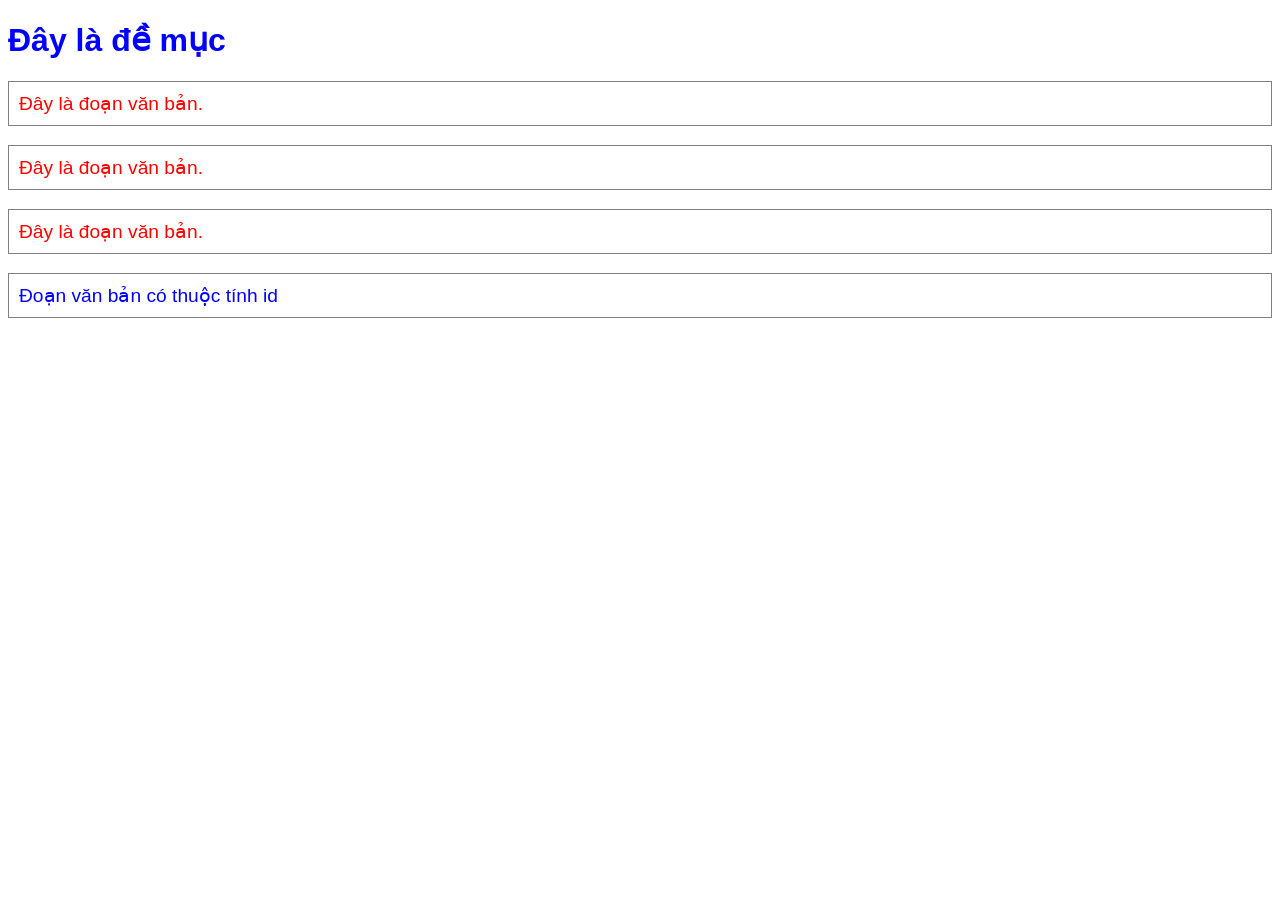
<file: index.html>
<!DOCTYPE html>
<html lang="en">
<head>
    <meta charset="UTF-8">
    <title>Sử dụng các thuộc tính CSS</title>
    <style>
        /* CSS cho thẻ h1 */
        h1 {
            color: blue;
            font-family: Tahoma, sans-serif;
            font-size: 200%;
        }

        /* CSS chung cho thẻ p */
        p {
            color: red;
            font-family: Arial, sans-serif;
            font-size: 120%;
            border: 1px solid grey;
            padding: 10px;
        }

        /* CSS riêng cho thẻ có id="element1" */
        #element1 {
            color: blue;
        }
    </style>
</head>
<body>

<h1>Đây là đề mục</h1>

<p>Đây là đoạn văn bản.</p>
<p>Đây là đoạn văn bản.</p>
<p>Đây là đoạn văn bản.</p>
<p id="element1">Đoạn văn bản có thuộc tính id</p>

</body>
</html>
</file>
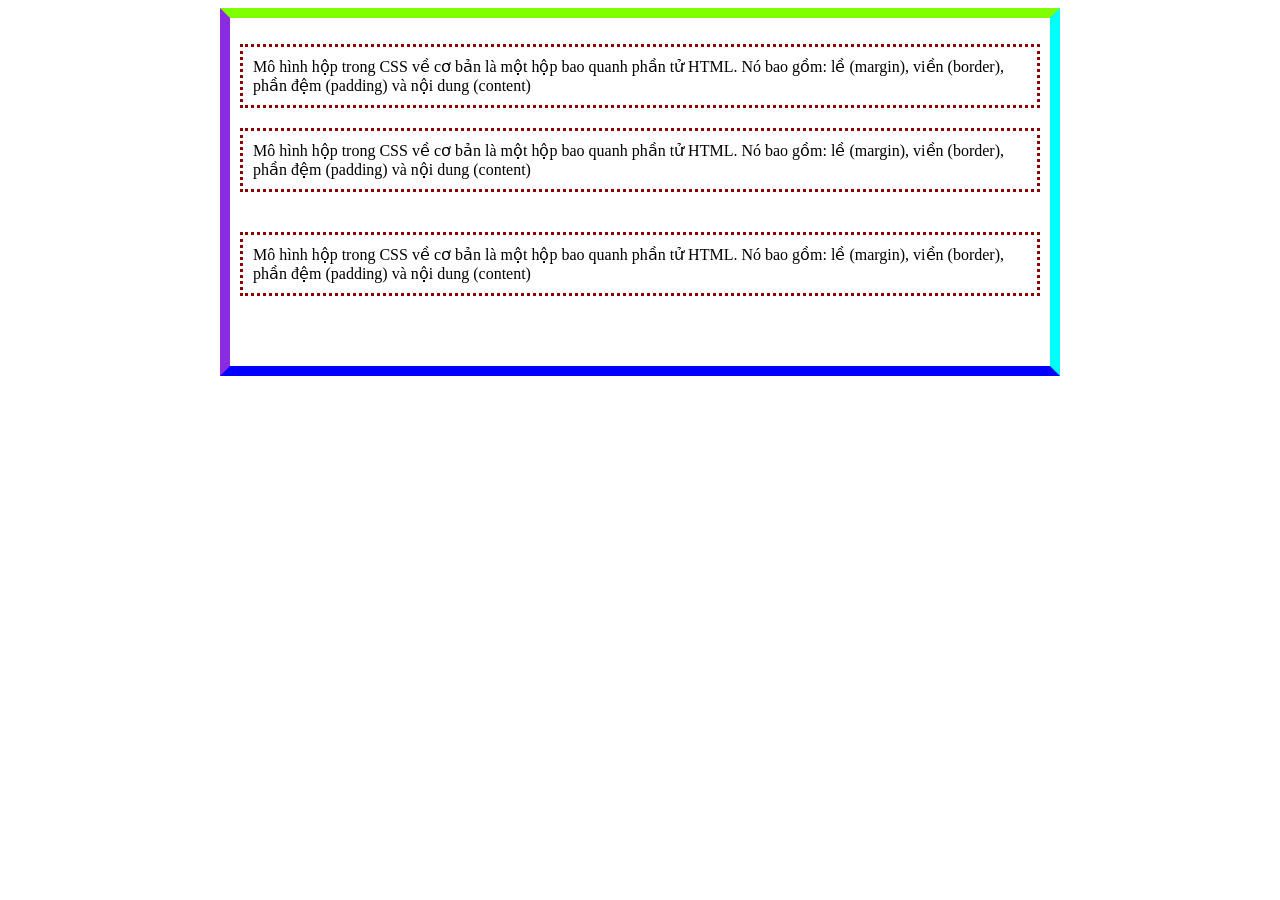
<file: box-model/index.html>
<!DOCTYPE html>
<html lang="en">
<head>
    <meta charset="UTF-8">
    <title>Sử dụng Boxmodel</title>
    <style>
        /* Bước 2: Định dạng hiển thị của thẻ div */
        .boxmodel {
            margin: 0 auto;
            width: 800px;
            border: 10px;
            padding: 10px;
            border-color: chartreuse aqua blue blueviolet;
            border-style: solid;
        }

        /* Bước 3: Định dạng chung cho tất cả các thẻ p bên trong .boxmodel */
        .boxmodel p {
            border: 3px dotted darkred;
            padding: 10px;
        }

        /* Bước 4: Định dạng khoảng cách lề dưới cho từng thẻ p */
        #boxmodel1 {
            margin-bottom: 20px;
        }

        #boxmodel2 {
            margin-bottom: 40px;
        }

        #boxmodel3 {
            margin-bottom: 60px;
        }
    </style>
</head>
<body>

    <div class="boxmodel">
        <p id="boxmodel1">
            Mô hình hộp trong CSS về cơ bản là một hộp bao quanh phần tử HTML.
            Nó bao gồm: lề (margin), viền (border), phần đệm (padding) và nội dung (content)
        </p>
        <p id="boxmodel2">
            Mô hình hộp trong CSS về cơ bản là một hộp bao quanh phần tử HTML.
            Nó bao gồm: lề (margin), viền (border), phần đệm (padding) và nội dung (content)
        </p>
        <p id="boxmodel3">
            Mô hình hộp trong CSS về cơ bản là một hộp bao quanh phần tử HTML.
            Nó bao gồm: lề (margin), viền (border), phần đệm (padding) và nội dung (content)
        </p>
    </div>

</body>
</html>
</file>
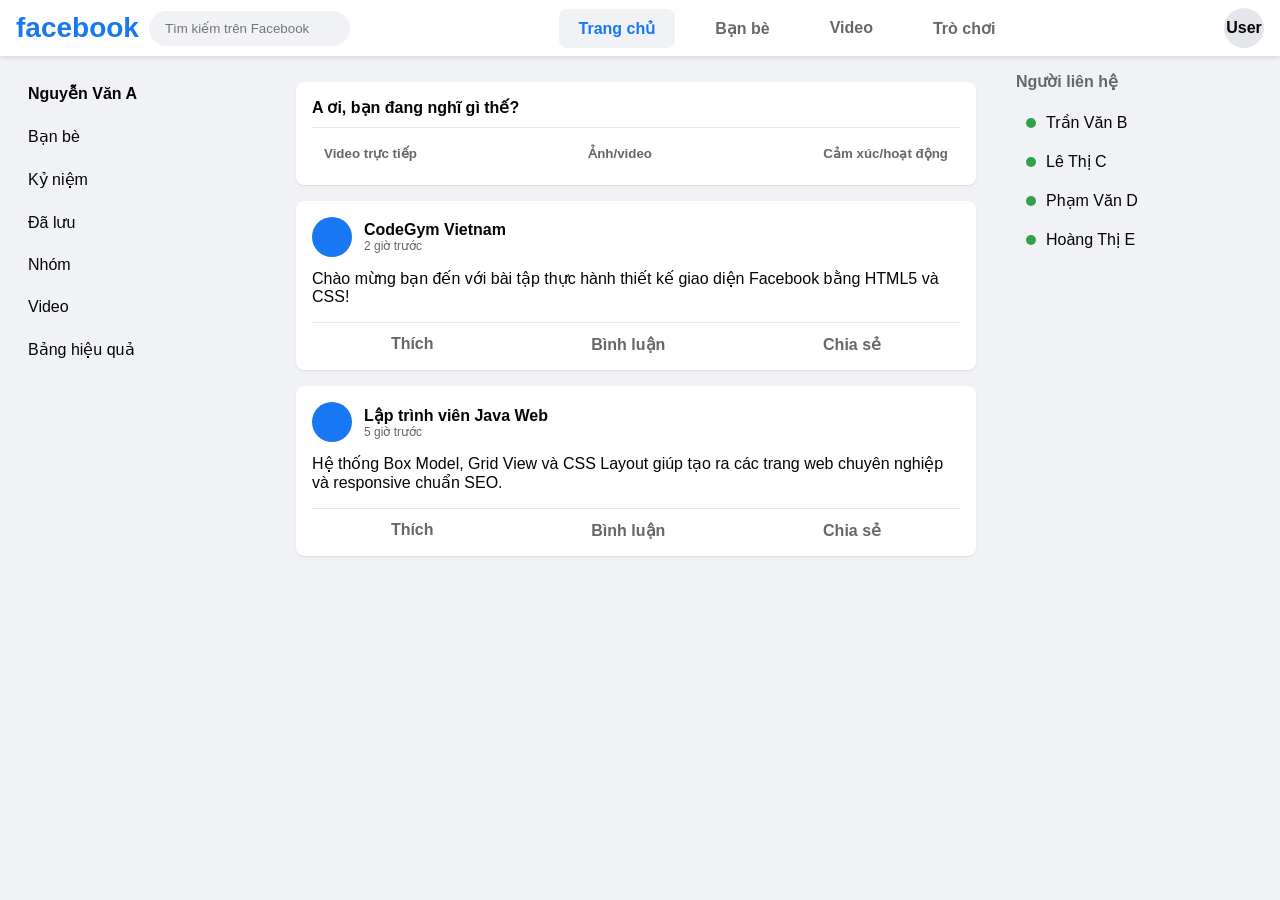
<file: facebook/index.html>
<!DOCTYPE html>
<html lang="vi">
<head>
    <meta charset="UTF-8">
    <meta name="viewport" content="width=device-width, initial-scale=1.0">
    <title>Facebook - Trang chủ giản lược</title>
    <link rel="stylesheet" href="styles.css">
</head>
<body>

    <!-- 1. Fixed Header ở trên cùng -->
    <header class="header">
        <div class="header-left">
            <h1 class="logo">facebook</h1>
            <input type="text" class="search-bar" placeholder="Tìm kiếm trên Facebook">
        </div>

        <nav class="header-center">
            <a href="#" class="nav-item active">Trang chủ</a>
            <a href="#" class="nav-item">Bạn bè</a>
            <a href="#" class="nav-item">Video</a>
            <a href="#" class="nav-item">Trò chơi</a>
        </nav>

        <div class="header-right">
            <div class="profile-thumb">User</div>
        </div>
    </header>

    <!-- Khối chứa toàn bộ giao diện phía dưới Header -->
    <div class="main-container">

        <!-- 2. Left Sidebar (Fixed hoặc cố định góc trái) -->
        <aside class="sidebar-left">
            <ul class="menu-list">
                <li class="menu-item"><strong>Nguyễn Văn A</strong></li>
                <li class="menu-item">Bạn bè</li>
                <li class="menu-item">Kỷ niệm</li>
                <li class="menu-item">Đã lưu</li>
                <li class="menu-item">Nhóm</li>
                <li class="menu-item">Video</li>
                <li class="menu-item">Bảng hiệu quả</li>
            </ul>
        </aside>

        <!-- 3. Phần Nội dung chính (Main Feed ở giữa) -->
        <main class="main-content">
            
            <!-- Tạo bài viết -->
            <div class="card create-post">
                <p><strong>A ơi, bạn đang nghĩ gì thế?</strong></p>
                <hr style="margin: 10px 0; border: 0; border-top: 1px solid #e4e6eb;">
                <div class="post-actions">
                    <button>Video trực tiếp</button>
                    <button>Ảnh/video</button>
                    <button>Cảm xúc/hoạt động</button>
                </div>
            </div>

            <!-- Bài viết 1 -->
            <div class="card post">
                <div class="post-header">
                    <div class="avatar"></div>
                    <div>
                        <strong>CodeGym Vietnam</strong>
                        <div class="post-time">2 giờ trước</div>
                    </div>
                </div>
                <div class="post-body">
                    Chào mừng bạn đến với bài tập thực hành thiết kế giao diện Facebook bằng HTML5 và CSS!
                </div>
                <div class="post-footer">
                    <span>Thích</span>
                    <span>Bình luận</span>
                    <span>Chia sẻ</span>
                </div>
            </div>

            <!-- Bài viết 2 -->
            <div class="card post">
                <div class="post-header">
                    <div class="avatar"></div>
                    <div>
                        <strong>Lập trình viên Java Web</strong>
                        <div class="post-time">5 giờ trước</div>
                    </div>
                </div>
                <div class="post-body">
                    Hệ thống Box Model, Grid View và CSS Layout giúp tạo ra các trang web chuyên nghiệp và responsive chuẩn SEO.
                </div>
                <div class="post-footer">
                    <span>Thích</span>
                    <span>Bình luận</span>
                    <span>Chia sẻ</span>
                </div>
            </div>

        </main>

        <!-- 4. Right Sidebar (Góc phải) -->
        <aside class="sidebar-right">
            <h3>Người liên hệ</h3>
            <ul class="contact-list">
                <li class="contact-item"><span class="status-dot"></span>Trần Văn B</li>
                <li class="contact-item"><span class="status-dot"></span>Lê Thị C</li>
                <li class="contact-item"><span class="status-dot"></span>Phạm Văn D</li>
                <li class="contact-item"><span class="status-dot"></span>Hoàng Thị E</li>
            </ul>
        </aside>

    </div>

</body>
</html>
</file>
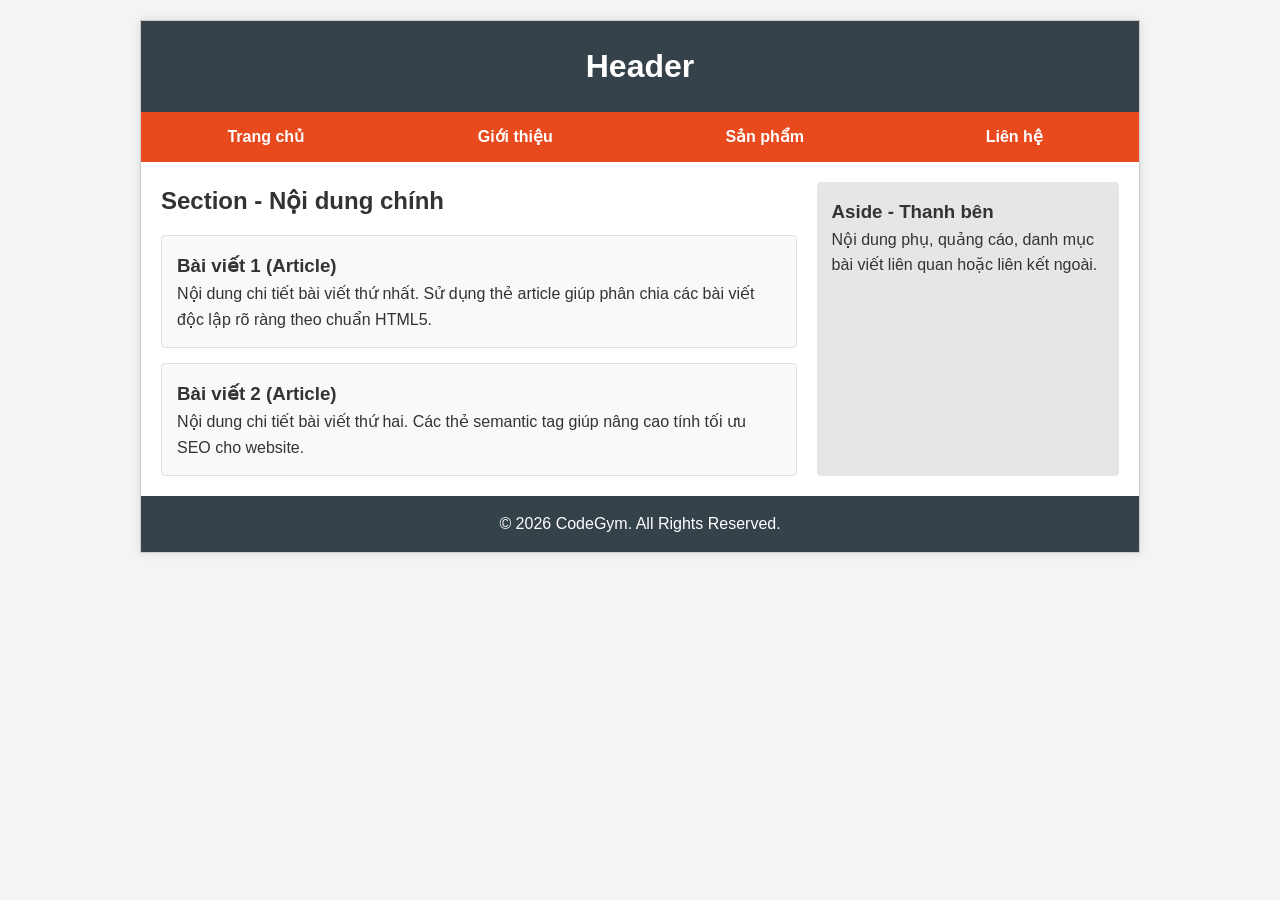
<file: html5-css-layout/index.html>
<!DOCTYPE html>
<html lang="vi">
<head>
    <meta charset="UTF-8">
    <meta name="viewport" content="width=device-width, initial-scale=1.0">
    <title>Layout trang web sử dụng HTML5 & CSS</title>
    <link rel="stylesheet" href="styles.css">
</head>
<body>

    <div class="container">
        <!-- Header -->
        <header>
            <h1>Header</h1>
        </header>

        <!-- Thanh điều hướng (Nav) -->
        <nav>
            <ul>
                <li><a href="#">Trang chủ</a></li>
                <li><a href="#">Giới thiệu</a></li>
                <li><a href="#">Sản phẩm</a></li>
                <li><a href="#">Liên hệ</a></li>
            </ul>
        </nav>

        <!-- Khối chứa nội dung chính và sidebar -->
        <div class="content-wrapper">
            <!-- Khu vực nội dung chính -->
            <section class="main-content">
                <h2>Section - Nội dung chính</h2>
                <article>
                    <h3>Bài viết 1 (Article)</h3>
                    <p>Nội dung chi tiết bài viết thứ nhất. Sử dụng thẻ article giúp phân chia các bài viết độc lập rõ ràng theo chuẩn HTML5.</p>
                </article>
                <article>
                    <h3>Bài viết 2 (Article)</h3>
                    <p>Nội dung chi tiết bài viết thứ hai. Các thẻ semantic tag giúp nâng cao tính tối ưu SEO cho website.</p>
                </article>
            </section>

            <!-- Thanh bên (Aside) -->
            <aside class="sidebar">
                <h3>Aside - Thanh bên</h3>
                <p>Nội dung phụ, quảng cáo, danh mục bài viết liên quan hoặc liên kết ngoài.</p>
            </aside>
        </div>

        <!-- Chân trang (Footer) -->
        <footer>
            <p>&copy; 2026 CodeGym. All Rights Reserved.</p>
        </footer>
    </div>

</body>
</html>
</file>
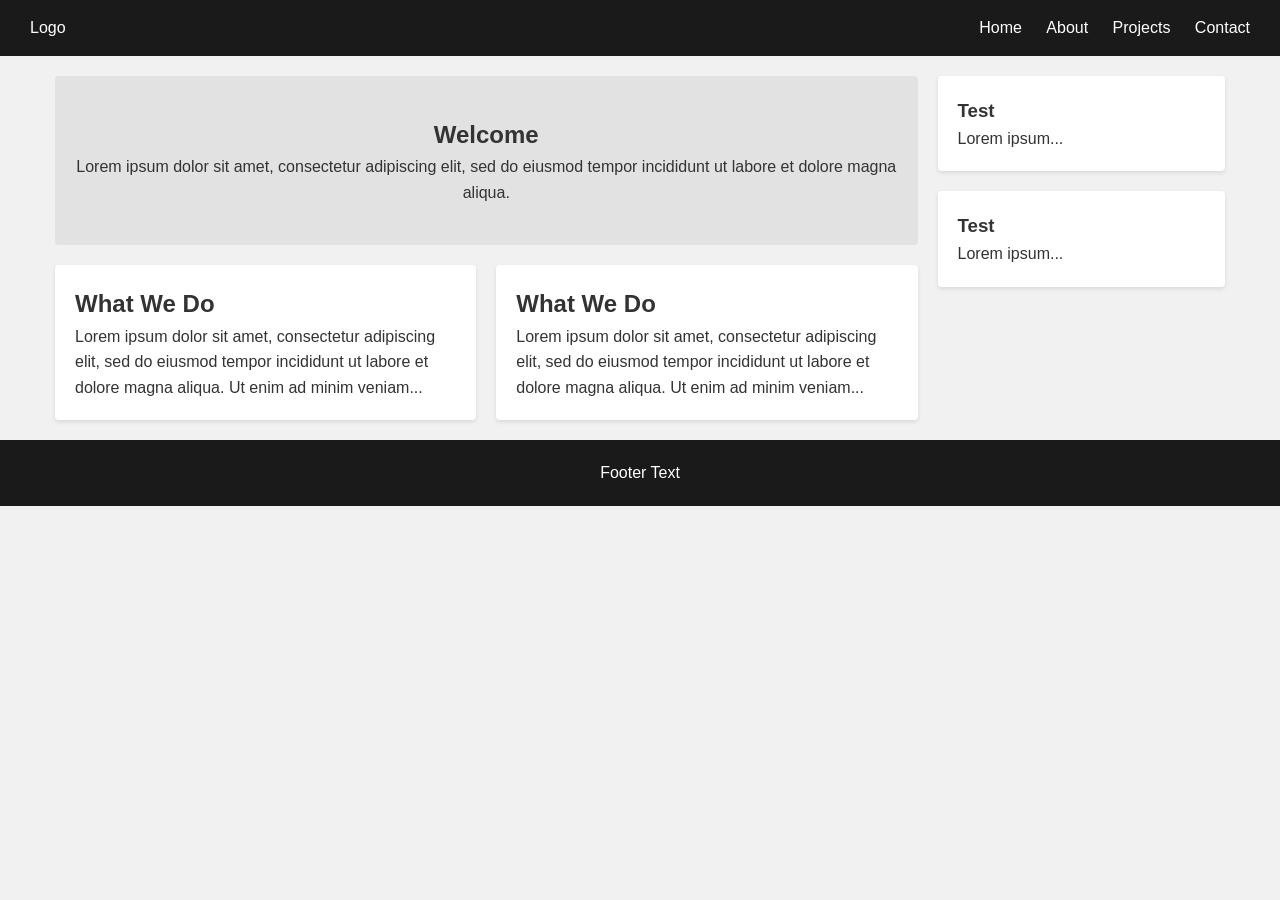
<file: layout-voi-rwd/index.html>
<!DOCTYPE html>
<html lang="vi">
<head>
    <meta charset="UTF-8">
    <meta name="viewport" content="width=device-width, initial-scale=1.0">
    <title>Bài tập Tạo layout với RWD</title>
    <link rel="stylesheet" href="styles.css">
</head>
<body>

    <!-- Header Navigation -->
    <header class="navbar">
        <div class="logo">Logo</div>
        <nav class="nav-links">
            <a href="#">Home</a>
            <a href="#">About</a>
            <a href="#">Projects</a>
            <a href="#">Contact</a>
        </nav>
    </header>

    <!-- Main Container -->
    <div class="container">
        
        <!-- Nội dung chính (Cột trái) -->
        <main class="main-content">
            <section class="banner">
                <h1>Welcome</h1>
                <p>Lorem ipsum dolor sit amet, consectetur adipiscing elit, sed do eiusmod tempor incididunt ut labore et dolore magna aliqua.</p>
            </section>

            <section class="posts-grid">
                <article class="post-card">
                    <h2>What We Do</h2>
                    <p>Lorem ipsum dolor sit amet, consectetur adipiscing elit, sed do eiusmod tempor incididunt ut labore et dolore magna aliqua. Ut enim ad minim veniam...</p>
                </article>
                <article class="post-card">
                    <h2>What We Do</h2>
                    <p>Lorem ipsum dolor sit amet, consectetur adipiscing elit, sed do eiusmod tempor incididunt ut labore et dolore magna aliqua. Ut enim ad minim veniam...</p>
                </article>
            </section>
        </main>

        <!-- Sidebar (Cột phải) -->
        <aside class="sidebar">
            <div class="side-card">
                <h3>Test</h3>
                <p>Lorem ipsum...</p>
            </div>
            <div class="side-card">
                <h3>Test</h3>
                <p>Lorem ipsum...</p>
            </div>
        </aside>

    </div>

    <!-- Footer -->
    <footer class="footer">
        <p>Footer Text</p>
    </footer>

</body>
</html>
</file>
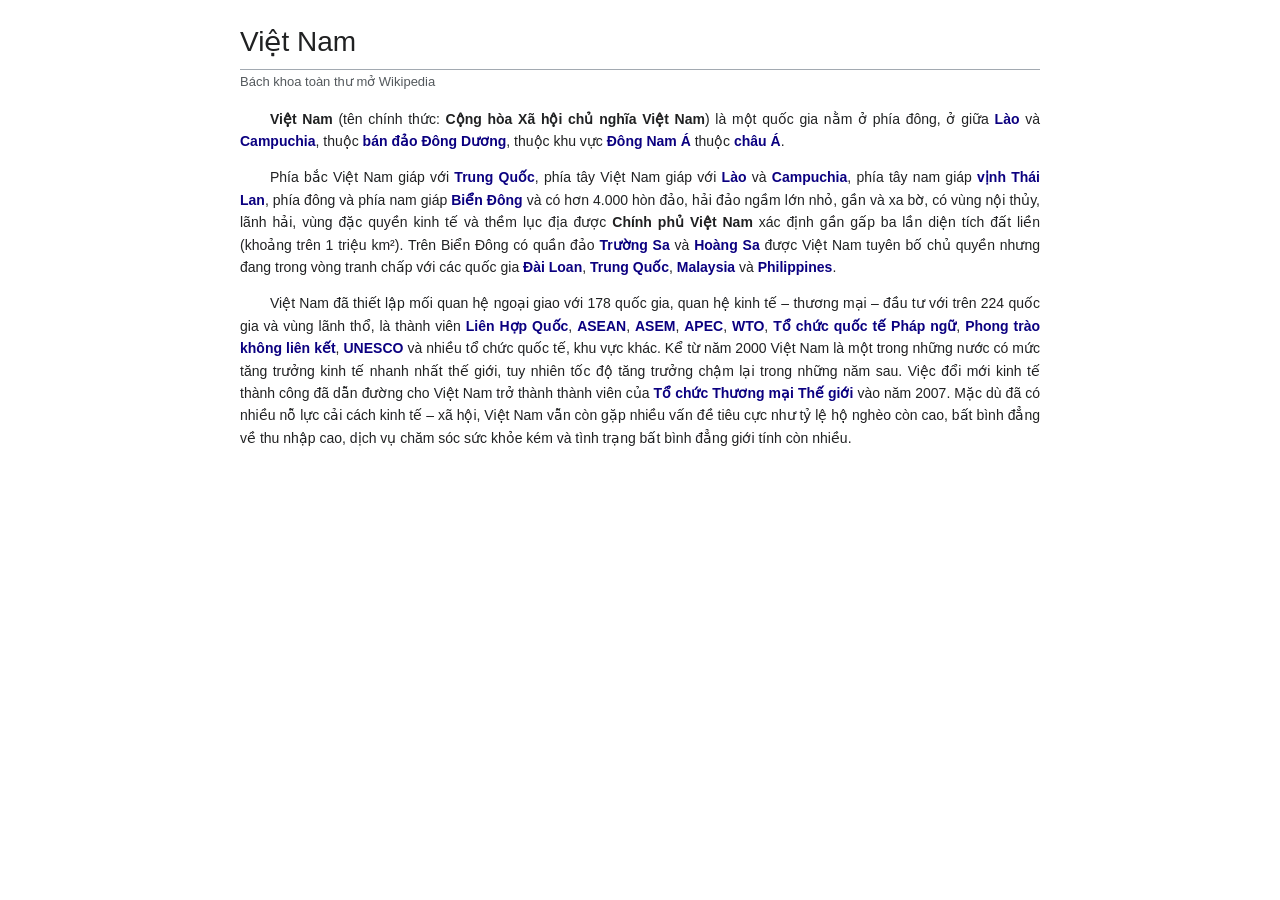
<file: vietnam_article.html>
<!DOCTYPE html>
<html lang="vi">
<head>
    <meta charset="UTF-8">
    <title>Việt Nam - Bách khoa toàn thư mở Wikipedia</title>
    <style>
        body {
            font-family: Arial, Helvetica, sans-serif;
            line-height: 1.6;
            color: #202122;
            max-width: 800px;
            margin: 20px auto;
            padding: 0 20px;
        }

        /* Tiêu đề chính h1 */
        h1 {
            font-size: 28px;
            font-weight: normal;
            margin-bottom: 2px;
            border-bottom: 1px solid #a2a9b1;
            padding-bottom: 4px;
        }

        /* Dòng phụ đề */
        .subtitle {
            font-size: 13px;
            color: #54595d;
            margin-top: 0;
            margin-bottom: 15px;
        }

        /* Định dạng các đoạn văn bản */
        p {
            text-align: justify; /* Căn đều 2 bên */
            text-indent: 30px;    /* Lùi đầu dòng */
            font-size: 14px;
            margin-bottom: 12px;
        }

        /* Các đường link / từ khóa màu xanh */
        a, .highlight {
            color: #0b0080;
            text-decoration: none;
            font-weight: bold;
        }

        /* In đậm các tên riêng / khái niệm trọng tâm */
        strong {
            font-weight: bold;
        }
    </style>
</head>
<body>

    <h1>Việt Nam</h1>
    <div class="subtitle">Bách khoa toàn thư mở Wikipedia</div>

    <p>
        <strong>Việt Nam</strong> (tên chính thức: <strong>Cộng hòa Xã hội chủ nghĩa Việt Nam</strong>) là một quốc gia nằm ở phía đông, ở giữa <span class="highlight">Lào</span> và <span class="highlight">Campuchia</span>, thuộc <span class="highlight">bán đảo Đông Dương</span>, thuộc khu vực <span class="highlight">Đông Nam Á</span> thuộc <span class="highlight">châu Á</span>.
    </p>

    <p>
        Phía bắc Việt Nam giáp với <span class="highlight">Trung Quốc</span>, phía tây Việt Nam giáp với <span class="highlight">Lào</span> và <span class="highlight">Campuchia</span>, phía tây nam giáp <span class="highlight">vịnh Thái Lan</span>, phía đông và phía nam giáp <span class="highlight">Biển Đông</span> và có hơn 4.000 hòn đảo, hải đảo ngầm lớn nhỏ, gần và xa bờ, có vùng nội thủy, lãnh hải, vùng đặc quyền kinh tế và thềm lục địa được <strong>Chính phủ Việt Nam</strong> xác định gần gấp ba lần diện tích đất liền (khoảng trên 1 triệu km²). Trên Biển Đông có quần đảo <span class="highlight">Trường Sa</span> và <span class="highlight">Hoàng Sa</span> được Việt Nam tuyên bố chủ quyền nhưng đang trong vòng tranh chấp với các quốc gia <span class="highlight">Đài Loan</span>, <span class="highlight">Trung Quốc</span>, <span class="highlight">Malaysia</span> và <span class="highlight">Philippines</span>.
    </p>

    <p>
        Việt Nam đã thiết lập mối quan hệ ngoại giao với 178 quốc gia, quan hệ kinh tế – thương mại – đầu tư với trên 224 quốc gia và vùng lãnh thổ, là thành viên <span class="highlight">Liên Hợp Quốc</span>, <span class="highlight">ASEAN</span>, <span class="highlight">ASEM</span>, <span class="highlight">APEC</span>, <span class="highlight">WTO</span>, <span class="highlight">Tổ chức quốc tế Pháp ngữ</span>, <span class="highlight">Phong trào không liên kết</span>, <span class="highlight">UNESCO</span> và nhiều tổ chức quốc tế, khu vực khác. Kể từ năm 2000 Việt Nam là một trong những nước có mức tăng trưởng kinh tế nhanh nhất thế giới, tuy nhiên tốc độ tăng trưởng chậm lại trong những năm sau. Việc đổi mới kinh tế thành công đã dẫn đường cho Việt Nam trở thành thành viên của <span class="highlight">Tổ chức Thương mại Thế giới</span> vào năm 2007. Mặc dù đã có nhiều nỗ lực cải cách kinh tế – xã hội, Việt Nam vẫn còn gặp nhiều vấn đề tiêu cực như tỷ lệ hộ nghèo còn cao, bất bình đẳng về thu nhập cao, dịch vụ chăm sóc sức khỏe kém và tình trạng bất bình đẳng giới tính còn nhiều.
    </p>

</body>
</html>
</file>
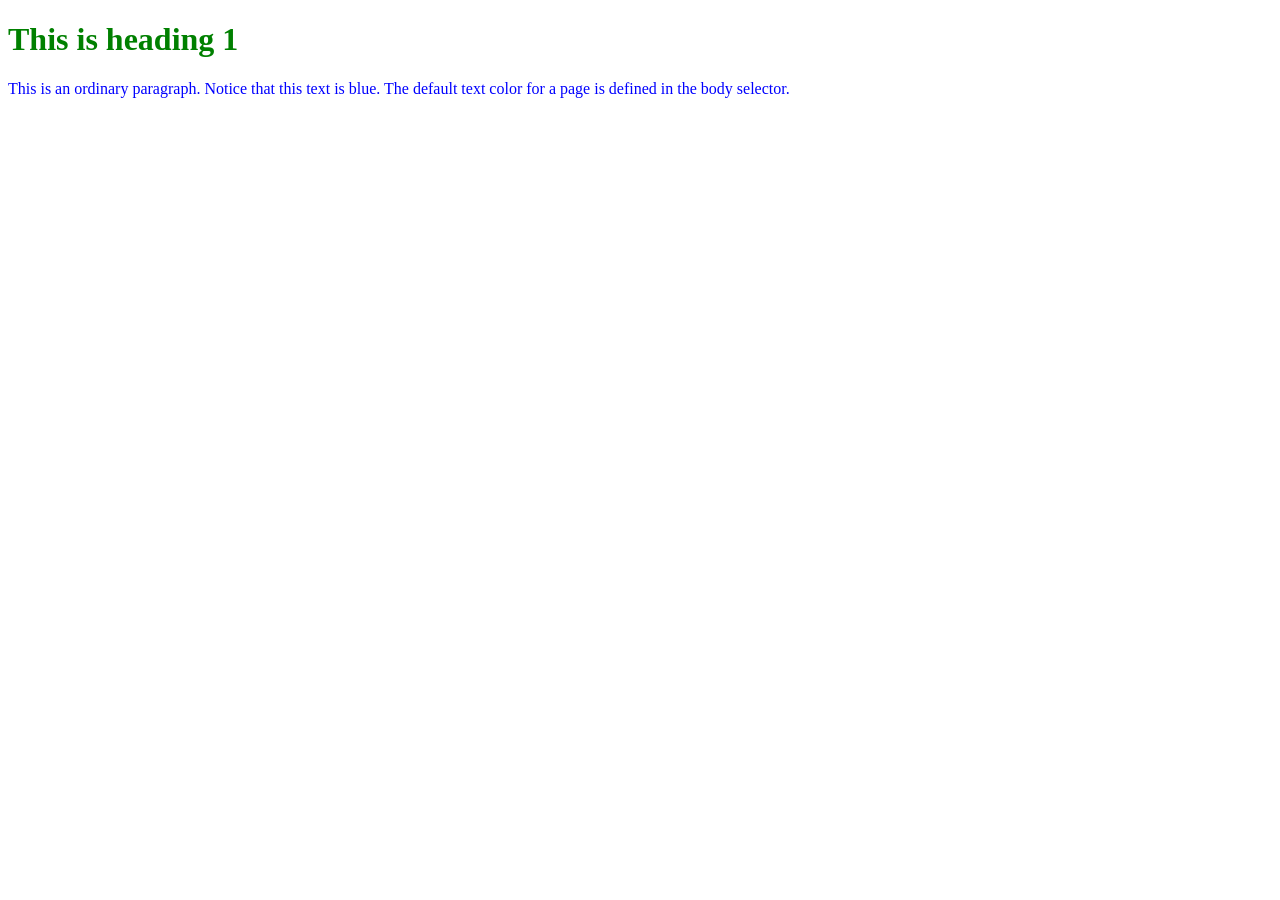
<file: my-css-practice/external.html>
<!DOCTYPE html>
<html lang="vi">
<head>
    <meta charset="UTF-8">
    <title>Phần 3 - External CSS</title>

    <!-- Nhúng file CSS bên ngoài bằng thẻ link -->
    <link rel="stylesheet" href="style.css">
</head>
<body>

    <h1>This is heading 1</h1>
    <p>
        This is an ordinary paragraph. Notice that this text is blue. The default text color for a page is defined in the body selector.
    </p>

</body>
</html>
</file>
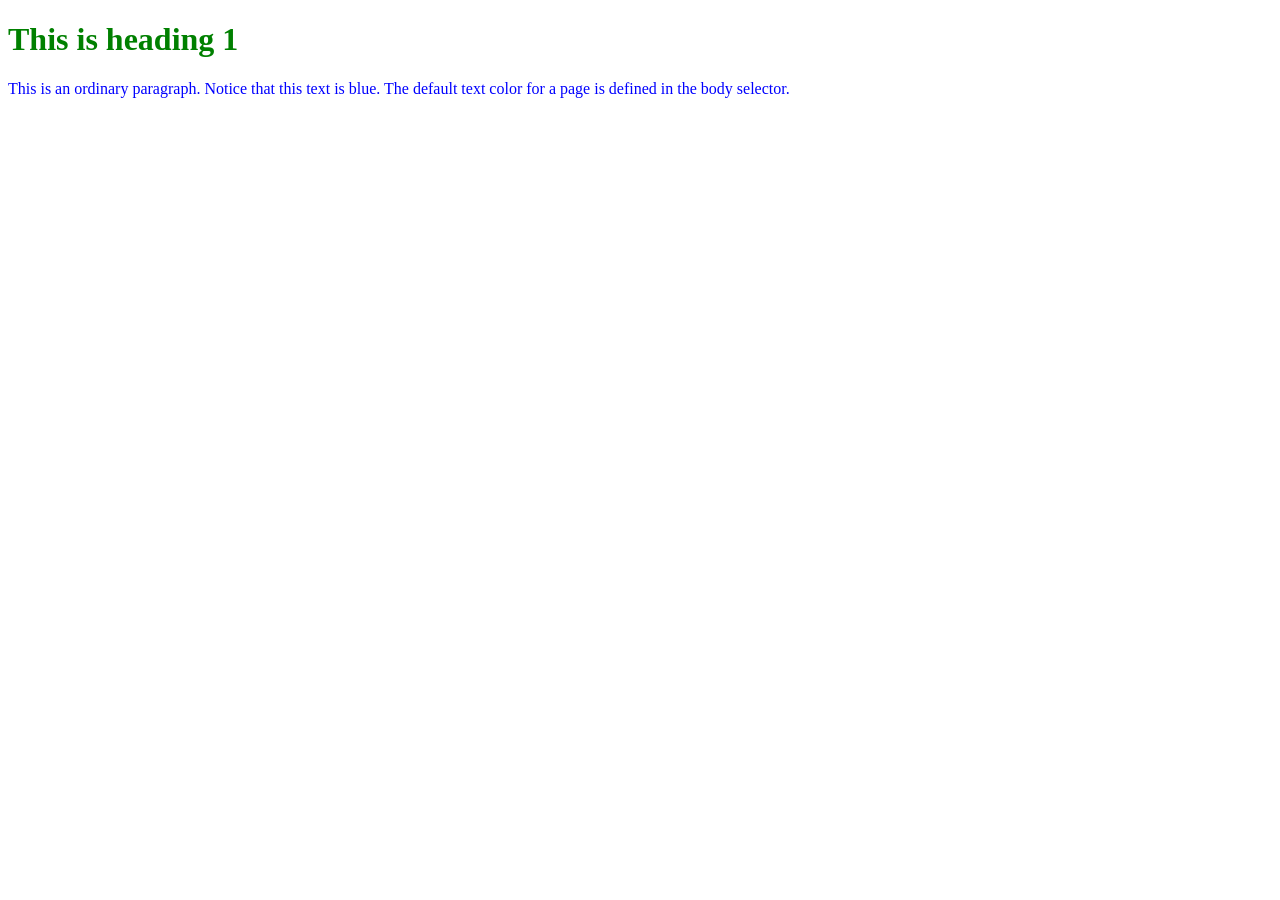
<file: my-css-practice/inline.html>
<!DOCTYPE html>
<html lang="vi">
<head>
    <meta charset="UTF-8">
    <title>Phần 1 - Inline CSS</title>
</head>
<body>

    <!-- Định dạng màu xanh lá (green) cho h1 và màu xanh dương (blue) cho p -->
    <h1 style="color: green;">This is heading 1</h1>
    
    <p style="color: blue;">
        This is an ordinary paragraph. Notice that this text is blue. The default text color for a page is defined in the body selector.
    </p>

</body>
</html>
</file>
<file: facebook/styles.css>
/* Reset CSS */
* {
    box-sizing: border-box;
    margin: 0;
    padding: 0;
}

body {
    font-family: Segoe UI, Helvetica, Arial, sans-serif;
    background-color: #f0f2f5;
    color: #050505;
}

/* 1. Fixed Header ở trên cùng */
.header {
    position: fixed;
    top: 0;
    left: 0;
    width: 100%;
    height: 56px;
    background-color: #ffffff;
    display: flex;
    justify-content: space-between;
    align-items: center;
    padding: 0 16px;
    box-shadow: 0 2px 4px rgba(0, 0, 0, 0.1);
    z-index: 1000;
}

.header-left {
    display: flex;
    align-items: center;
    gap: 10px;
}

.logo {
    color: #1877f2;
    font-size: 28px;
    font-weight: bold;
}

.search-bar {
    background-color: #f0f2f5;
    border: none;
    padding: 10px 16px;
    border-radius: 50px;
    outline: none;
}

.header-center {
    display: flex;
    gap: 20px;
}

.nav-item {
    text-decoration: none;
    color: #65676b;
    font-weight: 600;
    padding: 10px 20px;
    border-radius: 8px;
}

.nav-item.active, .nav-item:hover {
    color: #1877f2;
    background-color: #f0f2f5;
}

.header-right .profile-thumb {
    width: 40px;
    height: 40px;
    background-color: #e4e6eb;
    border-radius: 50%;
    display: flex;
    align-items: center;
    justify-content: center;
    font-weight: bold;
}

/* Container chính chứa 3 cột */
.main-container {
    display: flex;
    margin-top: 56px; /* Để không bị Header đè lên */
    padding: 16px;
}

/* 2. Left Sidebar (Fixed vị trí bên trái) */
.sidebar-left {
    width: 280px;
    position: fixed;
    top: 56px;
    left: 0;
    bottom: 0;
    padding: 16px;
    overflow-y: auto;
}

.menu-list {
    list-style: none;
}

.menu-item {
    padding: 12px;
    border-radius: 8px;
    cursor: pointer;
}

.menu-item:hover {
    background-color: #e4e6eb;
}

/* 3. Main Content (Cột giữa) */
.main-content {
    margin-left: 280px; /* Nhường chỗ cho Left Sidebar */
    margin-right: 280px; /* Nhường chỗ cho Right Sidebar */
    flex: 1;
    max-width: 680px;
    margin-top: 10px;
}

.card {
    background-color: #ffffff;
    border-radius: 8px;
    padding: 16px;
    margin-bottom: 16px;
    box-shadow: 0 1px 2px rgba(0, 0, 0, 0.1);
}

.create-post .post-actions {
    display: flex;
    justify-content: space-between;
}

.create-post button {
    border: none;
    background: transparent;
    padding: 8px 12px;
    border-radius: 6px;
    cursor: pointer;
    font-weight: 600;
    color: #65676b;
}

.create-post button:hover {
    background-color: #f0f2f5;
}

.post-header {
    display: flex;
    align-items: center;
    gap: 12px;
    margin-bottom: 12px;
}

.avatar {
    width: 40px;
    height: 40px;
    background-color: #1877f2;
    border-radius: 50%;
}

.post-time {
    font-size: 12px;
    color: #65676b;
}

.post-body {
    margin-bottom: 16px;
}

.post-footer {
    display: flex;
    justify-content: space-around;
    border-top: 1px solid #e4e6eb;
    padding-top: 12px;
    color: #65676b;
    font-weight: 600;
    cursor: pointer;
}

/* 4. Right Sidebar (Fixed vị trí bên phải) */
.sidebar-right {
    width: 280px;
    position: fixed;
    top: 56px;
    right: 0;
    bottom: 0;
    padding: 16px;
    overflow-y: auto;
}

.sidebar-right h3 {
    color: #65676b;
    font-size: 16px;
    margin-bottom: 12px;
}

.contact-list {
    list-style: none;
}

.contact-item {
    display: flex;
    align-items: center;
    gap: 10px;
    padding: 10px;
    border-radius: 8px;
    cursor: pointer;
}

.contact-item:hover {
    background-color: #e4e6eb;
}

.status-dot {
    width: 10px;
    height: 10px;
    background-color: #31a24c;
    border-radius: 50%;
}

/* Responsive cơ bản cho màn hình nhỏ */
@media (max-width: 900px) {
    .sidebar-right {
        display: none;
    }
    .main-content {
        margin-right: 0;
    }
}

@media (max-width: 700px) {
    .sidebar-left {
        display: none;
    }
    .main-content {
        margin-left: 0;
    }
}
</file>
<file: html5-css-layout/styles.css>
/* Reset CSS và cấu hình phông chữ cơ bản */
* {
    box-sizing: border-box;
    margin: 0;
    padding: 0;
}

body {
    font-family: Arial, sans-serif;
    background-color: #f4f4f4;
    color: #333;
    line-height: 1.6;
}

/* Khung chứa tổng thể (Container) */
.container {
    width: 90%;
    max-width: 1000px;
    margin: 20px auto;
    background-color: #fff;
    border: 1px solid #ccc;
    box-shadow: 0 0 10px rgba(0, 0, 0, 0.1);
}

/* 1. Header */
header {
    background-color: #35424a;
    color: #ffffff;
    padding: 20px;
    text-align: center;
}

/* 2. Thanh điều hướng (Nav) */
nav {
    background-color: #e8491d;
}

nav ul {
    list-style: none;
    display: flex;
}

nav ul li {
    flex: 1;
}

nav ul li a {
    display: block;
    color: #ffffff;
    text-align: center;
    padding: 12px 10px;
    text-decoration: none;
    font-weight: bold;
}

nav ul li a:hover {
    background-color: #cccccc;
    color: #333;
}

/* 3. Khối nội dung chính + Sidebar (Sử dụng Clearfix / Flexbox) */
.content-wrapper {
    display: flex;
    padding: 20px;
    gap: 20px;
}

/* Section (Nội dung chính - chiếm 70% chiều rộng) */
.main-content {
    flex: 7;
    background-color: #ffffff;
}

article {
    background-color: #f9f9f9;
    border: 1px solid #e0e0e0;
    padding: 15px;
    margin-top: 15px;
    border-radius: 4px;
}

/* Aside (Thanh bên - chiếm 30% chiều rộng) */
.sidebar {
    flex: 3;
    background-color: #e6e6e6;
    padding: 15px;
    border-radius: 4px;
}

/* 4. Footer */
footer {
    background-color: #35424a;
    color: #ffffff;
    text-align: center;
    padding: 15px;
    clear: both;
}

/* Hỗ trợ Responsive màn hình nhỏ (Mobile) */
@media (max-width: 768px) {
    .content-wrapper {
        flex-direction: column;
    }

    nav ul {
        flex-direction: column;
    }
}
</file>
<file: layout-voi-rwd/styles.css>
/* Reset CSS */
* {
    box-sizing: border-box;
    margin: 0;
    padding: 0;
}

body {
    font-family: Arial, sans-serif;
    background-color: #f1f1f1;
    color: #333;
    line-height: 1.6;
}

/* 1. Header Navbar */
.navbar {
    background-color: #1a1a1a;
    color: #fff;
    display: flex;
    justify-content: space-between;
    align-items: center;
    padding: 15px 30px;
}

.nav-links a {
    color: #fff;
    text-decoration: none;
    margin-left: 20px;
}

.nav-links a:hover {
    color: #04AA6D;
}

/* 2. Main Layout (Flexbox) */
.container {
    display: flex;
    max-width: 1200px;
    margin: 20px auto;
    padding: 0 15px;
    gap: 20px;
}

.main-content {
    flex: 3;
}

.sidebar {
    flex: 1;
}

/* Banner */
.banner {
    background-color: #e2e2e2;
    padding: 40px 20px;
    text-align: center;
    margin-bottom: 20px;
    border-radius: 4px;
}

/* Posts Grid (2 cột bài viết) */
.posts-grid {
    display: flex;
    gap: 20px;
}

.post-card {
    flex: 1;
    background-color: #fff;
    padding: 20px;
    border-radius: 4px;
    box-shadow: 0 2px 4px rgba(0,0,0,0.1);
}

/* Sidebar cards */
.side-card {
    background-color: #fff;
    padding: 20px;
    margin-bottom: 20px;
    border-radius: 4px;
    box-shadow: 0 2px 4px rgba(0,0,0,0.1);
}

/* 3. Footer */
.footer {
    background-color: #1a1a1a;
    color: #fff;
    text-align: center;
    padding: 20px;
    margin-top: 20px;
}

/* ==========================================
   4. RESPONSIVE MEDIA QUERIES (RWD)
   ========================================== */

/* Màn hình Tablet (Max-width: 992px) */
@media screen and (max-width: 992px) {
    .container {
        flex-direction: column; /* Chuyển Sidebar xuống dưới Main Content */
    }
}

/* Màn hình Mobile (Max-width: 600px) */
@media screen and (max-width: 600px) {
    .navbar {
        flex-direction: column;
        gap: 10px;
        text-align: center;
    }

    .nav-links a {
        display: inline-block;
        margin: 5px 10px;
    }

    .posts-grid {
        flex-direction: column; /* Xếp chồng 2 thẻ bài viết theo chiều dọc */
    }
}
</file>
<file: my-css-practice/style.css>
h1 {
    color: green;
}

p {
    color: blue;
}
</file>
